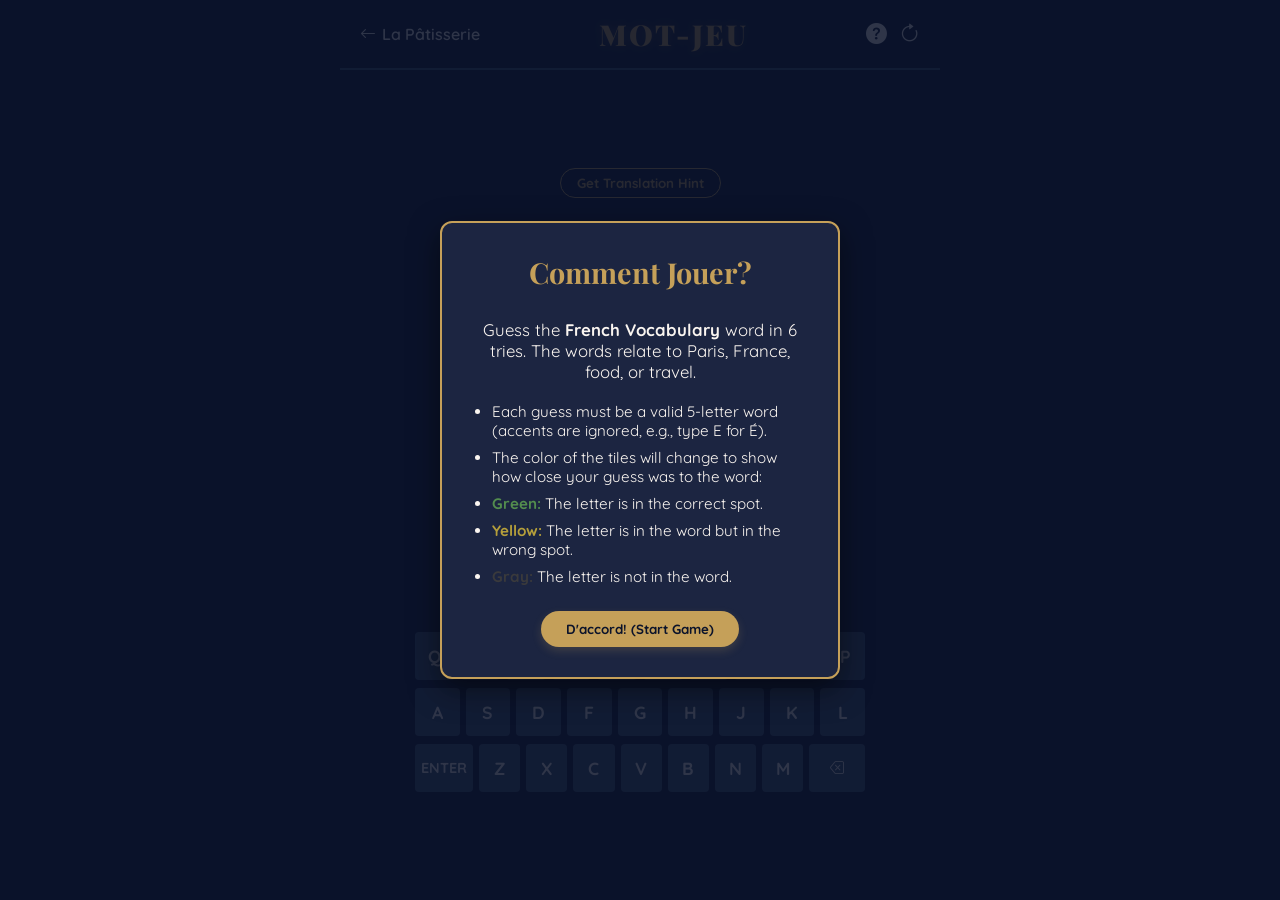
<file: app.html>
<!DOCTYPE html>
<html lang="en">
<head>
    <meta charset="UTF-8">
    <meta http-equiv="X-UA-Compatible" content="IE=edge">
    <meta name="viewport" content="width=device-width, initial-scale=1.0">
    <title>Mot-Jeu | French Vocabulary Wordle</title>
    <!-- Google Fonts -->
    <link href="https://fonts.googleapis.com/css2?family=Playfair+Display:wght@700;900&family=Quicksand:wght@400;600;700&display=swap" rel="stylesheet">
    <!-- Bootstrap Icons for UI elements -->
    <link rel="stylesheet" href="https://cdn.jsdelivr.net/npm/bootstrap-icons@1.11.3/font/bootstrap-icons.min.css">
    
    <style>
        :root {
            --primary-bg: #0b132b;      /* Deep Parisian Midnight */
            --tile-bg: #1c2541;         /* Dark Slate Blue */
            --border-color: #3a506b;    /* Light Slate Blue */
            --accent-gold: #c5a059;     /* Parisian Gold */
            --accent-cream: #faf5f0;    /* Text Light */
            --color-correct: #538d4e;   /* Green */
            --color-present: #b59f3b;   /* Yellow */
            --color-absent: #3a3a3c;    /* Gray */
            --modal-overlay: rgba(11, 19, 43, 0.85);
        }
        body {
            background-color: var(--primary-bg);
            color: var(--accent-cream);
            font-family: 'Quicksand', sans-serif;
            margin: 0;
            padding: 0;
            display: flex;
            flex-direction: column;
            align-items: center;
            min-height: 100vh;
            overflow-x: hidden;
        }
        /* Header Bar */
        header {
            width: 100%;
            max-width: 600px;
            display: flex;
            justify-content: space-between;
            align-items: center;
            padding: 15px 20px;
            border-bottom: 2px solid var(--border-color);
            box-sizing: border-box;
        }
        .btn-back {
            color: var(--accent-cream);
            text-decoration: none;
            font-weight: 600;
            display: flex;
            align-items: center;
            gap: 6px;
            transition: color 0.3s;
        }
        .btn-back:hover {
            color: var(--accent-gold);
        }
        .logo-title {
            font-family: 'Playfair Display', serif;
            font-size: 1.8rem;
            font-weight: 900;
            color: var(--accent-gold);
            margin: 0;
            letter-spacing: 2px;
            text-shadow: 0 0 10px rgba(197, 160, 89, 0.3);
        }
        .header-actions {
            display: flex;
            gap: 12px;
        }
        .icon-btn {
            background: none;
            border: none;
            color: var(--accent-cream);
            font-size: 1.3rem;
            cursor: pointer;
            transition: color 0.3s, transform 0.2s;
            padding: 0;
        }
        .icon-btn:hover {
            color: var(--accent-gold);
            transform: scale(1.1);
        }
        /* Main Game Area */
        .game-area {
            flex: 1;
            display: flex;
            flex-direction: column;
            justify-content: center;
            align-items: center;
            gap: 15px;
            width: 100%;
            max-width: 500px;
            padding: 15px;
            box-sizing: border-box;
        }
        /* Hints and Stats Bar */
        .hint-bar {
            text-align: center;
            min-height: 40px;
            width: 100%;
        }
        .btn-clue {
            background-color: transparent;
            border: 1px solid var(--accent-gold);
            color: var(--accent-gold);
            border-radius: 20px;
            padding: 6px 16px;
            font-family: 'Quicksand', sans-serif;
            font-weight: 700;
            cursor: pointer;
            transition: all 0.3s ease;
        }
        .btn-clue:hover {
            background-color: var(--accent-gold);
            color: var(--primary-bg);
            box-shadow: 0 0 10px rgba(197, 160, 89, 0.4);
        }
        .clue-box {
            background-color: var(--tile-bg);
            border: 1px solid var(--border-color);
            border-radius: 8px;
            padding: 10px 15px;
            margin-top: 8px;
            font-size: 0.95rem;
            animation: fadeIn 0.4s ease;
            display: none;
        }
        /* Wordle Grid */
        .grid {
            display: grid;
            grid-template-rows: repeat(6, 1fr);
            gap: 6px;
            width: 100%;
            max-width: 320px;
            aspect-ratio: 5 / 6;
        }
        .row {
            display: grid;
            grid-template-columns: repeat(5, 1fr);
            gap: 6px;
        }
        .tile {
            width: 100%;
            aspect-ratio: 1;
            border: 2px solid var(--border-color);
            border-radius: 4px;
            display: flex;
            align-items: center;
            justify-content: center;
            font-size: 1.8rem;
            font-weight: 700;
            text-transform: uppercase;
            user-select: none;
            background-color: var(--tile-bg);
            box-sizing: border-box;
            transition: transform 0.1s;
        }
        /* Pop animation when character typed */
        .tile.pop {
            transform: scale(1.15);
            border-color: var(--accent-cream);
        }
        /* Flip animation when row evaluated */
        .tile.flip {
            animation: flipTile 0.5s ease forwards;
        }
        /* Shake animation when error occurs */
        .row.shake {
            animation: shakeRow 0.5s ease;
        }
        /* Bounce animation when won */
        .tile.bounce {
            animation: bounceTile 0.5s ease;
        }
        /* Tile Evaluated States */
        .tile.correct {
            background-color: var(--color-correct) !important;
            border-color: var(--color-correct) !important;
            color: white;
        }
        .tile.present {
            background-color: var(--color-present) !important;
            border-color: var(--color-present) !important;
            color: white;
        }
        .tile.absent {
            background-color: var(--color-absent) !important;
            border-color: var(--color-absent) !important;
            color: #888;
        }
        /* Virtual Keyboard */
        .keyboard {
            width: 100%;
            max-width: 480px;
            display: flex;
            flex-direction: column;
            gap: 8px;
            padding: 10px;
            box-sizing: border-box;
        }
        .kbd-row {
            display: flex;
            justify-content: center;
            gap: 6px;
            width: 100%;
        }
        .kbd-key {
            background-color: var(--border-color);
            color: var(--accent-cream);
            border: none;
            border-radius: 4px;
            font-family: 'Quicksand', sans-serif;
            font-weight: 700;
            font-size: 1.1rem;
            height: 48px;
            flex: 1;
            display: flex;
            align-items: center;
            justify-content: center;
            cursor: pointer;
            user-select: none;
            transition: background-color 0.2s, transform 0.1s;
        }
        .kbd-key:hover {
            background-color: #4f6d7a;
        }
        .kbd-key:active {
            transform: scale(0.95);
        }
        .kbd-key.wide {
            flex: 1.5;
            font-size: 0.9rem;
        }
        /* Keyboard Evaluated States */
        .kbd-key.correct {
            background-color: var(--color-correct) !important;
            color: white;
        }
        .kbd-key.present {
            background-color: var(--color-present) !important;
            color: white;
        }
        .kbd-key.absent {
            background-color: var(--color-absent) !important;
            opacity: 0.4;
        }
        /* Modal Panels */
        .modal-overlay {
            position: fixed;
            top: 0;
            left: 0;
            width: 100vw;
            height: 100vh;
            background-color: var(--modal-overlay);
            z-index: 100;
            display: flex;
            align-items: center;
            justify-content: center;
            opacity: 0;
            pointer-events: none;
            transition: opacity 0.3s ease;
        }
        .modal-overlay.active {
            opacity: 1;
            pointer-events: auto;
        }
        .modal-content {
            background-color: var(--tile-bg);
            border: 2px solid var(--accent-gold);
            border-radius: 12px;
            width: 90%;
            max-width: 400px;
            padding: 30px;
            box-sizing: border-box;
            box-shadow: 0 10px 30px rgba(0,0,0,0.5);
            text-align: center;
            transform: translateY(20px);
            transition: transform 0.3s ease;
        }
        .modal-overlay.active .modal-content {
            transform: translateY(0);
        }
        .modal-content h3 {
            font-family: 'Playfair Display', serif;
            color: var(--accent-gold);
            margin-top: 0;
            font-size: 1.8rem;
        }
        .modal-content p {
            margin-bottom: 20px;
            font-size: 1.05rem;
        }
        .btn-modal {
            background-color: var(--accent-gold);
            color: var(--primary-bg);
            border: none;
            border-radius: 25px;
            padding: 10px 25px;
            font-family: 'Quicksand', sans-serif;
            font-weight: 700;
            cursor: pointer;
            transition: all 0.3s ease;
            box-shadow: 0 4px 10px rgba(197, 160, 89, 0.2);
        }
        .btn-modal:hover {
            box-shadow: 0 4px 15px rgba(197, 160, 89, 0.5);
            transform: scale(1.05);
        }
        /* Success & Definition Box styling */
        .def-box {
            background-color: rgba(197, 160, 89, 0.1);
            border: 1px solid var(--accent-gold);
            border-radius: 8px;
            padding: 15px;
            margin: 20px 0;
            text-align: left;
        }
        .def-box h4 {
            color: var(--accent-gold);
            margin: 0 0 5px 0;
            font-family: 'Playfair Display', serif;
            font-size: 1.2rem;
            text-transform: uppercase;
        }
        .def-box p {
            margin: 0;
            font-size: 0.95rem;
            color: #ccc;
        }
        /* Unordered lists in how-to modal */
        .rules-list {
            text-align: left;
            padding-left: 20px;
            font-size: 0.95rem;
            margin-bottom: 25px;
        }
        .rules-list li {
            margin-bottom: 8px;
        }
        /* Confetti canvas */
        #confetti-canvas {
            position: fixed;
            top: 0;
            left: 0;
            width: 100%;
            height: 100%;
            pointer-events: none;
            z-index: 1000;
        }
        /* Animations */
        @keyframes fadeIn {
            from { opacity: 0; transform: translateY(-10px); }
            to { opacity: 1; transform: translateY(0); }
        }
        @keyframes flipTile {
            0% { transform: rotateX(0deg); background-color: var(--tile-bg); }
            45% { transform: rotateX(90deg); background-color: var(--tile-bg); }
            55% { transform: rotateX(90deg); }
            100% { transform: rotateX(0deg); }
        }
        @keyframes shakeRow {
            0%, 100% { transform: translateX(0); }
            20%, 60% { transform: translateX(-8px); }
            40%, 80% { transform: translateX(8px); }
        }
        @keyframes bounceTile {
            0%, 100% { transform: translateY(0); }
            30% { transform: translateY(-12px); }
            60% { transform: translateY(6px); }
        }
        /* Responsiveness adjustments */
        @media (max-height: 700px) {
            .logo-title { font-size: 1.5rem; }
            .tile { font-size: 1.5rem; }
            .kbd-key { height: 40px; font-size: 0.95rem; }
            .game-area { gap: 10px; }
        }
    </style>
</head>
<body>
    <canvas id="confetti-canvas"></canvas>
    <!-- Header navigation -->
    <header>
        <a href="./scratch.html" class="btn-back">
            <i class="bi bi-arrow-left"></i> La Pâtisserie
        </a>
        <h1 class="logo-title">MOT-JEU</h1>
        <div class="header-actions">
            <button class="icon-btn" id="btn-help" title="How to Play"><i class="bi bi-question-circle-fill"></i></button>
            <button class="icon-btn" id="btn-reload" title="New Game"><i class="bi bi-arrow-clockwise"></i></button>
        </div>
    </header>
    <!-- Game Content Area -->
    <div class="game-area">
        <!-- Hint section -->
        <div class="hint-bar">
            <button class="btn-clue" id="btn-get-clue">Get Translation Hint</button>
            <div class="clue-box" id="clue-display">Click the button above to reveal a hint.</div>
        </div>
        <!-- 6x5 Wordle Grid -->
        <div class="grid" id="board-grid">
            <!-- Programmatically generated rows -->
        </div>
        <!-- Virtual Keyboard -->
        <div class="keyboard">
            <div class="kbd-row">
                <button class="kbd-key" data-key="Q">Q</button>
                <button class="kbd-key" data-key="W">W</button>
                <button class="kbd-key" data-key="E">E</button>
                <button class="kbd-key" data-key="R">R</button>
                <button class="kbd-key" data-key="T">T</button>
                <button class="kbd-key" data-key="Y">Y</button>
                <button class="kbd-key" data-key="U">U</button>
                <button class="kbd-key" data-key="I">I</button>
                <button class="kbd-key" data-key="O">O</button>
                <button class="kbd-key" data-key="P">P</button>
            </div>
            <div class="kbd-row">
                <button class="kbd-key" data-key="A">A</button>
                <button class="kbd-key" data-key="S">S</button>
                <button class="kbd-key" data-key="D">D</button>
                <button class="kbd-key" data-key="F">F</button>
                <button class="kbd-key" data-key="G">G</button>
                <button class="kbd-key" data-key="H">H</button>
                <button class="kbd-key" data-key="J">J</button>
                <button class="kbd-key" data-key="K">K</button>
                <button class="kbd-key" data-key="L">L</button>
            </div>
            <div class="kbd-row">
                <button class="kbd-key wide" data-key="ENTER">ENTER</button>
                <button class="kbd-key" data-key="Z">Z</button>
                <button class="kbd-key" data-key="X">X</button>
                <button class="kbd-key" data-key="C">C</button>
                <button class="kbd-key" data-key="V">V</button>
                <button class="kbd-key" data-key="B">B</button>
                <button class="kbd-key" data-key="N">N</button>
                <button class="kbd-key" data-key="M">M</button>
                <button class="kbd-key wide" data-key="BACK"><i class="bi bi-backspace"></i></button>
            </div>
        </div>
    </div>
    <!-- How to Play Modal -->
    <div class="modal-overlay" id="help-modal">
        <div class="modal-content">
            <h3>Comment Jouer?</h3>
            <p>Guess the <strong>French Vocabulary</strong> word in 6 tries. The words relate to Paris, France, food, or travel.</p>
            <ul class="rules-list">
                <li>Each guess must be a valid 5-letter word (accents are ignored, e.g., type E for É).</li>
                <li>The color of the tiles will change to show how close your guess was to the word:</li>
                <li><strong style="color: var(--color-correct);">Green:</strong> The letter is in the correct spot.</li>
                <li><strong style="color: var(--color-present);">Yellow:</strong> The letter is in the word but in the wrong spot.</li>
                <li><strong style="color: var(--color-absent);">Gray:</strong> The letter is not in the word.</li>
            </ul>
            <button class="btn-modal" id="btn-close-help">D'accord! (Start Game)</button>
        </div>
    </div>
    <!-- Game Over Modal -->
    <div class="modal-overlay" id="game-over-modal">
        <div class="modal-content">
            <h3 id="game-status-title">Magnifique!</h3>
            <p id="game-status-subtitle">You solved the puzzle!</p>
            
            <div class="def-box">
                <h4 id="target-word-display">SEINE</h4>
                <p id="target-clue-display">The river that flows through the heart of Paris, dividing the Left and Right banks.</p>
            </div>
            <button class="btn-modal" id="btn-play-again">Jouer à Nouveau</button>
        </div>
    </div>
    <!-- Game Logic Script -->
    <script>
        // Dictionary of 5-letter French words with English translation/clue
        const WORD_DICTIONARY = [
            { word: "PARIS", clue: "The capital city of France, known as the 'City of Light'." },
            { word: "METRO", clue: "The rapid transit system serving Paris, known for its iconic Art Nouveau entrances." },
            { word: "SEINE", clue: "The historic river that flows through the heart of Paris, dividing the Left and Right banks." },
            { word: "FLEUR", clue: "French word for 'flower'. Often seen in the beautiful Luxembourg Gardens." },
            { word: "AMOUR", clue: "French word for 'love'. Paris is famously celebrated as the City of Love." },
            { word: "CAFES", clue: "Sidewalk establishments where Parisians meet to relax, chat, and watch the city pass by." },
            { word: "MUSEE", clue: "French word for 'museum', like the world-famous Louvre or Musée d'Orsay." },
            { word: "OPERA", clue: "A grand performance house, like the historic Palais Garnier in the heart of Paris." },
            { word: "CREPE", clue: "A very thin pancake, a traditional French delicacy served sweet or savory." },
            { word: "HOTEL", clue: "French word for 'hotel', as in 'Hôtel de Ville' (City Hall) or luxury accommodations." },
            { word: "TOURS", clue: "French word for 'towers', like the iconic towers of the Notre-Dame Cathedral." },
            { word: "PONTS", clue: "French word for 'bridges', such as Pont Neuf or Pont Alexandre III." },
            { word: "LOIRE", clue: "The longest river in France, famous for its majestic castles and royal valleys." },
            { word: "CHEFS", clue: "French word for culinary masters or heads of kitchens in gourmet restaurants." },
            { word: "FRITE", clue: "French word for a fry; Belgian and French cuisines famously serve 'steaks-frites'." },
            { word: "SOUPE", clue: "French word for 'soup', such as the classic French Onion Soup served with Gruyère." },
            { word: "VIGNE", clue: "French word for 'vine' or 'vineyard', representing the ancient French wine heritage." },
            { word: "ROUGE", clue: "French word for 'red', as in the world-famous Moulin Rouge cabaret." },
            { word: "BLANC", clue: "French word for 'white', as in Mont Blanc, the highest peak in the French Alps." },
            { word: "BLEUS", clue: "French word for 'blues', and the affectionate nickname of the French national sports teams." },
            { word: "PLAZA", clue: "French word for a public square or grand open courtyard, often near historic monuments." },
            { word: "ROYAL", clue: "French word for 'royal', reflecting the heritage of French palaces like Versailles." },
            { word: "VIEUX", clue: "French word for 'old', denoting historic structures or neighborhoods (e.g. Vieux Paris)." },
            { word: "PORTE", clue: "French word for 'door' or 'gate', representing historical entrance gates into Paris." },
            { word: "GARES", clue: "French word for 'railway stations', like Gare du Nord or Gare de Lyon." },
            { word: "GUIDE", clue: "French word for a handbook or a guide who leads historical walking tours." },
            { word: "MONDE", clue: "French word for 'world', and the name of France's leading daily newspaper (Le Monde)." },
            { word: "HEURE", clue: "French word for 'hour' or 'time', essential in expressions of French daily schedules." }
        ];
        // Game Configuration
        const MAX_GUESSES = 6;
        const WORD_LENGTH = 5;
        let selectedWordObj = null;
        let solutionWord = "";
        let currentGuess = "";
        let guesses = [];
        let gameOver = false;
        // Audio synthesizer Context
        let audioCtx = null;
        // Confetti particles array
        let confettiParticles = [];
        let animationFrameId = null;
        // DOM elements
        const gridElement = document.getElementById("board-grid");
        const kbdKeys = document.querySelectorAll(".kbd-key");
        const btnClue = document.getElementById("btn-get-clue");
        const clueDisplay = document.getElementById("clue-display");
        const helpModal = document.getElementById("help-modal");
        const gameOverModal = document.getElementById("game-over-modal");
        const btnCloseHelp = document.getElementById("btn-close-help");
        const btnHelp = document.getElementById("btn-help");
        const btnReload = document.getElementById("btn-reload");
        const btnPlayAgain = document.getElementById("btn-play-again");
        const targetWordDisplay = document.getElementById("target-word-display");
        const targetClueDisplay = document.getElementById("target-clue-display");
        const gameStatusTitle = document.getElementById("game-status-title");
        const gameStatusSubtitle = document.getElementById("game-status-subtitle");
        const canvas = document.getElementById("confetti-canvas");
        const ctx = canvas.getContext("2d");
        // Synthesize Sound Effects
        function playSound(type) {
            try {
                if (!audioCtx) audioCtx = new (window.AudioContext || window.webkitAudioContext)();
                if (audioCtx.state === 'suspended') audioCtx.resume();
                
                const osc = audioCtx.createOscillator();
                const gain = audioCtx.createGain();
                osc.connect(gain);
                gain.connect(audioCtx.destination);
                
                if (type === 'type') {
                    osc.type = 'sine';
                    osc.frequency.setValueAtTime(450, audioCtx.currentTime);
                    gain.gain.setValueAtTime(0.04, audioCtx.currentTime);
                    gain.gain.exponentialRampToValueAtTime(0.005, audioCtx.currentTime + 0.05);
                    osc.start();
                    osc.stop(audioCtx.currentTime + 0.05);
                } else if (type === 'error') {
                    osc.type = 'triangle';
                    osc.frequency.setValueAtTime(120, audioCtx.currentTime);
                    gain.gain.setValueAtTime(0.12, audioCtx.currentTime);
                    gain.gain.exponentialRampToValueAtTime(0.01, audioCtx.currentTime + 0.2);
                    osc.start();
                    osc.stop(audioCtx.currentTime + 0.2);
                } else if (type === 'success') {
                    const chimes = [261.63, 329.63, 392.00, 523.25];
                    chimes.forEach((freq, idx) => {
                        const o = audioCtx.createOscillator();
                        const g = audioCtx.createGain();
                        o.connect(g);
                        g.connect(audioCtx.destination);
                        o.type = 'sine';
                        o.frequency.setValueAtTime(freq, audioCtx.currentTime + idx * 0.08);
                        g.gain.setValueAtTime(0.04, audioCtx.currentTime + idx * 0.08);
                        g.gain.exponentialRampToValueAtTime(0.001, audioCtx.currentTime + idx * 0.08 + 0.35);
                        o.start(audioCtx.currentTime + idx * 0.08);
                        o.stop(audioCtx.currentTime + idx * 0.08 + 0.35);
                    });
                } else if (type === 'fail') {
                    osc.type = 'sawtooth';
                    osc.frequency.setValueAtTime(220, audioCtx.currentTime);
                    osc.frequency.linearRampToValueAtTime(90, audioCtx.currentTime + 0.45);
                    gain.gain.setValueAtTime(0.08, audioCtx.currentTime);
                    gain.gain.exponentialRampToValueAtTime(0.002, audioCtx.currentTime + 0.45);
                    osc.start();
                    osc.stop(audioCtx.currentTime + 0.45);
                }
            } catch (e) {
                console.log("Audio synthesis failed to initialize.", e);
            }
        }
        // Initialize grid HTML
        function buildGrid() {
            gridElement.innerHTML = "";
            for (let i = 0; i < MAX_GUESSES; i++) {
                const row = document.createElement("div");
                row.className = "row";
                row.id = `row-${i}`;
                for (let j = 0; j < WORD_LENGTH; j++) {
                    const tile = document.createElement("div");
                    tile.className = "tile";
                    tile.id = `tile-${i}-${j}`;
                    row.appendChild(tile);
                }
                gridElement.appendChild(row);
            }
        }
        // Setup Game
        function initGame() {
            // Select random word
            selectedWordObj = WORD_DICTIONARY[Math.floor(Math.random() * WORD_DICTIONARY.length)];
            solutionWord = selectedWordObj.word.toUpperCase();
            currentGuess = "";
            guesses = [];
            gameOver = false;
            clueDisplay.style.display = "none";
            clueDisplay.innerText = "Click the button above to reveal a hint.";
            
            // Clean grid
            buildGrid();
            // Reset virtual keyboard colors
            kbdKeys.forEach(key => {
                key.className = "kbd-key";
                if (key.dataset.key === "ENTER" || key.dataset.key === "BACK") {
                    key.classList.add("wide");
                }
            });
            // Close modals
            gameOverModal.classList.remove("active");
            stopConfetti();
        }
        // Handle letter insertion
        function addLetter(letter) {
            if (gameOver) return;
            if (currentGuess.length < WORD_LENGTH) {
                playSound('type');
                currentGuess += letter.toUpperCase();
                updateGridVisuals();
            }
        }
        // Handle letter deletion
        function removeLetter() {
            if (gameOver) return;
            if (currentGuess.length > 0) {
                playSound('type');
                currentGuess = currentGuess.slice(0, -1);
                updateGridVisuals();
            }
        }
        // Update the visual contents of the current active row
        function updateGridVisuals() {
            const rowIndex = guesses.length;
            for (let i = 0; i < WORD_LENGTH; i++) {
                const tile = document.getElementById(`tile-${rowIndex}-${i}`);
                if (i < currentGuess.length) {
                    tile.innerText = currentGuess[i];
                    if (!tile.classList.contains("pop")) {
                        tile.classList.add("pop");
                    }
                } else {
                    tile.innerText = "";
                    tile.classList.remove("pop");
                }
            }
        }
        // Evaluate guess
        function submitGuess() {
            if (gameOver) return;
            
            const rowIndex = guesses.length;
            const currentRow = document.getElementById(`row-${rowIndex}`);
            if (currentGuess.length !== WORD_LENGTH) {
                // Shake row for feedback
                playSound('error');
                currentRow.classList.add("shake");
                setTimeout(() => {
                    currentRow.classList.remove("shake");
                }, 500);
                return;
            }
            // Word is complete, register and check
            guesses.push(currentGuess);
            const guessWord = currentGuess;
            currentGuess = ""; // clear buffer for next guess
            // Evaluate letter matches
            const solutionLetters = solutionWord.split("");
            const guessLetters = guessWord.split("");
            const matches = Array(WORD_LENGTH).fill("absent"); // defaults
            // Pass 1: Mark correct ones
            for (let i = 0; i < WORD_LENGTH; i++) {
                if (guessLetters[i] === solutionLetters[i]) {
                    matches[i] = "correct";
                    solutionLetters[i] = null; // consume
                    guessLetters[i] = null; // consume
                }
            }
            // Pass 2: Mark present ones (yellow)
            for (let i = 0; i < WORD_LENGTH; i++) {
                if (guessLetters[i] === null) continue;
                const idx = solutionLetters.indexOf(guessLetters[i]);
                if (idx !== -1) {
                    matches[i] = "present";
                    solutionLetters[idx] = null; // consume
                }
            }
            // Animate tile evaluations sequentially
            for (let i = 0; i < WORD_LENGTH; i++) {
                const tile = document.getElementById(`tile-${rowIndex}-${i}`);
                
                setTimeout(() => {
                    tile.classList.add("flip");
                    
                    // Update colors half-way through the flip
                    setTimeout(() => {
                        tile.classList.add(matches[i]);
                        tile.classList.remove("pop");
                        
                        // Update keyboard letters
                        updateKeyboardKey(guessWord[i], matches[i]);
                    }, 250);
                }, i * 150);
            }
            // Check final win/loss state after all tile flips complete
            setTimeout(() => {
                if (guessWord === solutionWord) {
                    // Win state
                    gameOver = true;
                    playSound('success');
                    
                    // Bounce correct row tiles
                    for (let i = 0; i < WORD_LENGTH; i++) {
                        const tile = document.getElementById(`tile-${rowIndex}-${i}`);
                        setTimeout(() => tile.classList.add("bounce"), i * 100);
                    }
                    setTimeout(() => {
                        triggerWinScreen();
                    }, 1000);
                } else if (guesses.length === MAX_GUESSES) {
                    // Loss state
                    gameOver = true;
                    playSound('fail');
                    setTimeout(() => {
                        triggerLossScreen();
                    }, 1000);
                }
            }, WORD_LENGTH * 150 + 250);
        }
        // Update the virtual keyboard key color mapping
        function updateKeyboardKey(letter, status) {
            const keyButton = document.querySelector(`.kbd-key[data-key="${letter}"]`);
            if (!keyButton) return;
            if (status === "correct") {
                keyButton.className = "kbd-key correct";
            } else if (status === "present" && !keyButton.classList.contains("correct")) {
                keyButton.className = "kbd-key present";
            } else if (status === "absent" && !keyButton.classList.contains("correct") && !keyButton.classList.contains("present")) {
                keyButton.className = "kbd-key absent";
            }
        }
        // Set up win results modal
        function triggerWinScreen() {
            gameStatusTitle.innerText = "Magnifique! 🥖";
            gameStatusTitle.style.color = "var(--color-correct)";
            gameStatusSubtitle.innerText = `You solved it in ${guesses.length} ${guesses.length === 1 ? 'try' : 'tries'}!`;
            targetWordDisplay.innerText = solutionWord;
            targetClueDisplay.innerText = selectedWordObj.clue;
            
            gameOverModal.classList.add("active");
            startConfetti();
        }
        // Set up loss results modal
        function triggerLossScreen() {
            gameStatusTitle.innerText = "Désolé! 🇫🇷";
            gameStatusTitle.style.color = "var(--color-present)";
            gameStatusSubtitle.innerText = "Better luck next time. The secret word was:";
            targetWordDisplay.innerText = solutionWord;
            targetClueDisplay.innerText = selectedWordObj.clue;
            
            gameOverModal.classList.add("active");
        }
        // Event listener mapping
        function handleInput(key) {
            if (gameOver) return;
            if (key === "ENTER") {
                submitGuess();
            } else if (key === "BACK" || key === "BACKSPACE") {
                removeLetter();
            } else if (/^[a-zA-Z]$/.test(key)) {
                addLetter(key);
            }
        }
        // Screen Resize for Confetti
        function resizeCanvas() {
            canvas.width = window.innerWidth;
            canvas.height = window.innerHeight;
        }
        // Confetti effect mechanics
        function startConfetti() {
            resizeCanvas();
            window.addEventListener("resize", resizeCanvas);
            confettiParticles = [];
            for (let i = 0; i < 120; i++) {
                confettiParticles.push({
                    x: Math.random() * canvas.width,
                    y: Math.random() * canvas.height - canvas.height,
                    r: Math.random() * 6 + 4,
                    d: Math.random() * canvas.height,
                    color: `hsl(${Math.random() * 360}, 80%, 60%)`,
                    tilt: Math.random() * 10 - 5,
                    tiltAngleIncremental: Math.random() * 0.07 + 0.02,
                    tiltAngle: 0
                });
            }
            animateConfetti();
        }
        function animateConfetti() {
            ctx.clearRect(0, 0, canvas.width, canvas.height);
            let finished = true;
            confettiParticles.forEach((p, idx) => {
                p.tiltAngle += p.tiltAngleIncremental;
                p.y += (Math.cos(p.d) + 3 + p.r / 2) / 2;
                p.x += Math.sin(p.tiltAngle);
                p.tilt = Math.sin(p.tiltAngle - idx/3) * 15;
                if (p.y < canvas.height) {
                    finished = false;
                }
                ctx.beginPath();
                ctx.lineWidth = p.r;
                ctx.strokeStyle = p.color;
                ctx.moveTo(p.x + p.tilt + p.r / 2, p.y);
                ctx.lineTo(p.x + p.tilt, p.y + p.tilt + p.r / 2);
                ctx.stroke();
            });
            // Loop or reset particles
            confettiParticles.forEach(p => {
                if (p.y > canvas.height) {
                    p.x = Math.random() * canvas.width;
                    p.y = -20;
                    p.tilt = Math.random() * 10 - 5;
                }
            });
            animationFrameId = requestAnimationFrame(animateConfetti);
        }
        function stopConfetti() {
            if (animationFrameId) {
                cancelAnimationFrame(animationFrameId);
                animationFrameId = null;
            }
            ctx.clearRect(0, 0, canvas.width, canvas.height);
            window.removeEventListener("resize", resizeCanvas);
        }
        // Event Setup
        window.addEventListener("keydown", (e) => {
            handleInput(e.key.toUpperCase());
        });
        kbdKeys.forEach(key => {
            key.addEventListener("click", () => {
                const keyValue = key.dataset.key;
                handleInput(keyValue);
            });
        });
        btnClue.addEventListener("click", () => {
            if (gameOver) return;
            clueDisplay.innerText = `Clue: ${selectedWordObj.clue}`;
            clueDisplay.style.display = "block";
            playSound('type');
        });
        btnReload.addEventListener("click", () => {
            if (confirm("Are you sure you want to start a new game?")) {
                initGame();
            }
        });
        btnPlayAgain.addEventListener("click", initGame);
        // Help Modal toggle
        btnHelp.addEventListener("click", () => {
            helpModal.classList.add("active");
        });
        btnCloseHelp.addEventListener("click", () => {
            helpModal.classList.remove("active");
            // Warm up audio context
            if (!audioCtx) audioCtx = new (window.AudioContext || window.webkitAudioContext)();
        });
        // Auto show instruction modal on first visit
        window.addEventListener("DOMContentLoaded", () => {
            buildGrid();
            initGame();
            setTimeout(() => {
                helpModal.classList.add("active");
            }, 500);
        });
    </script>
</body>
</html>
</file>
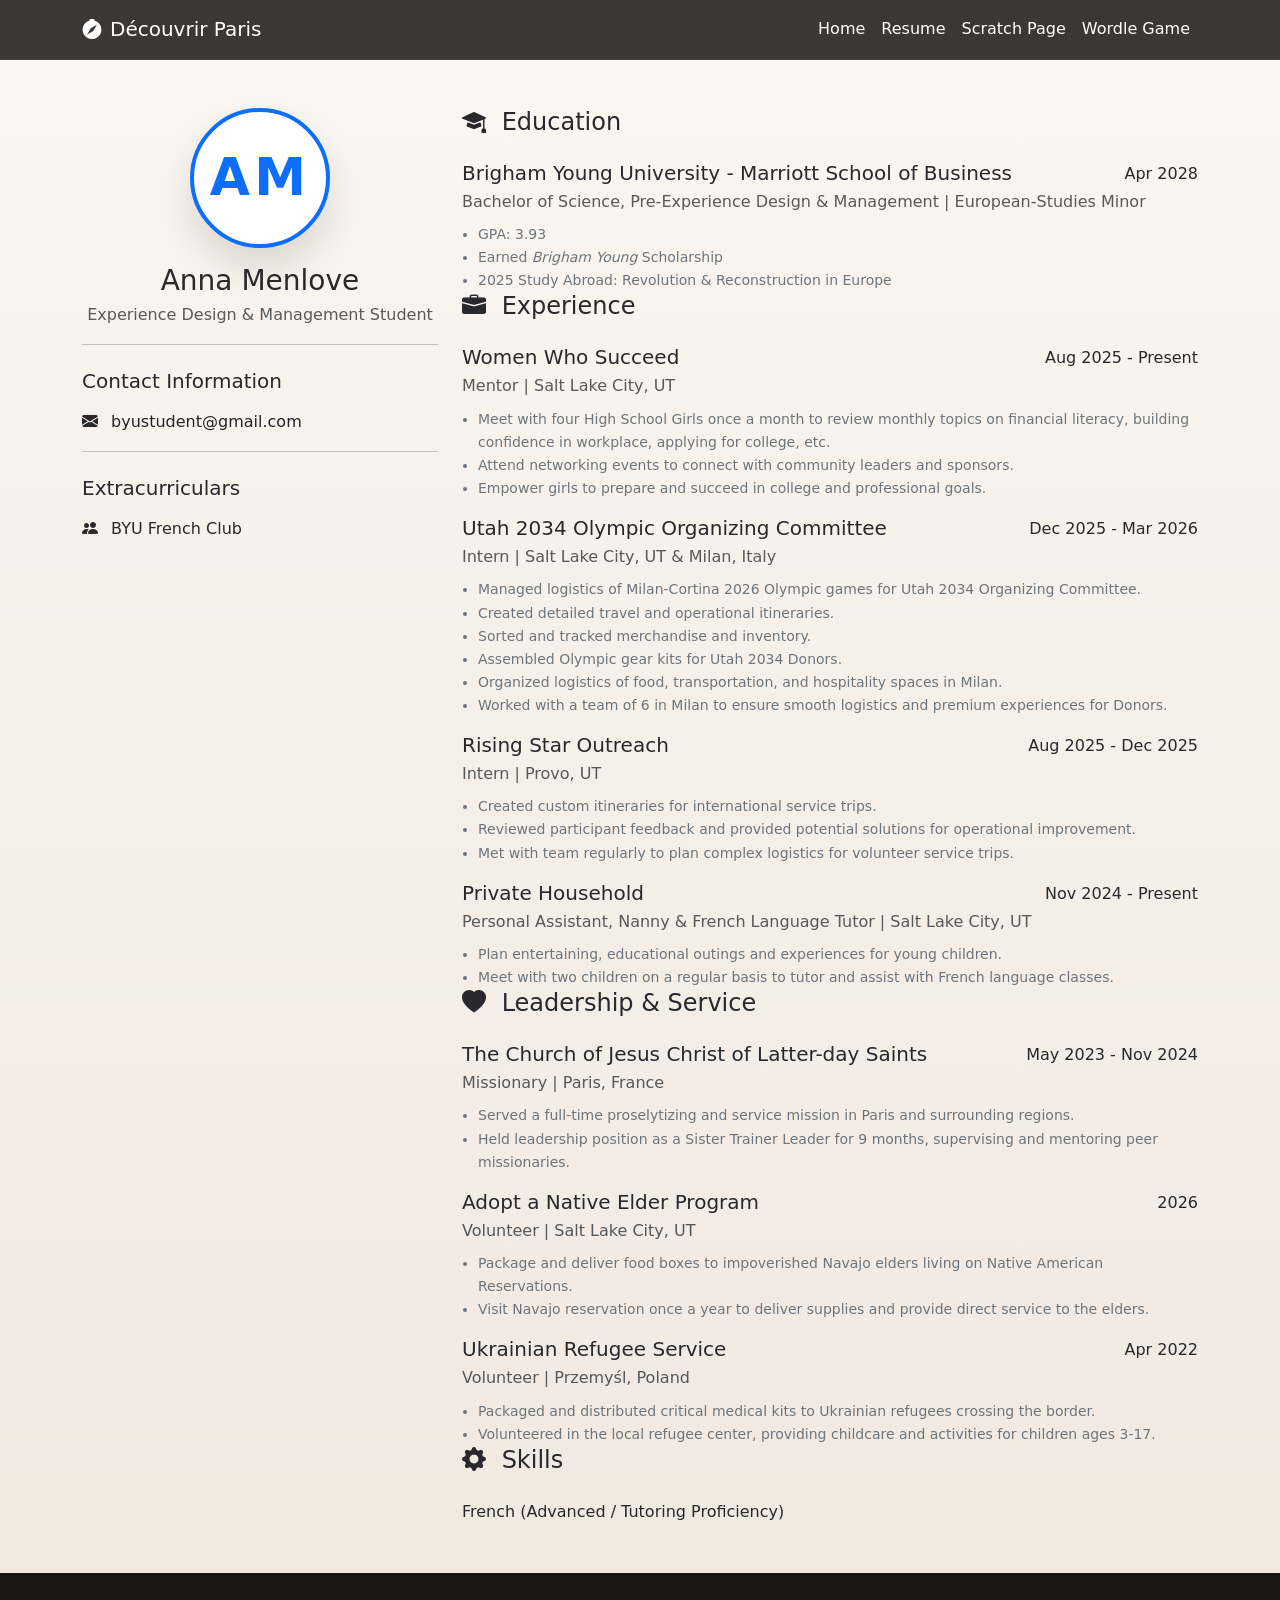
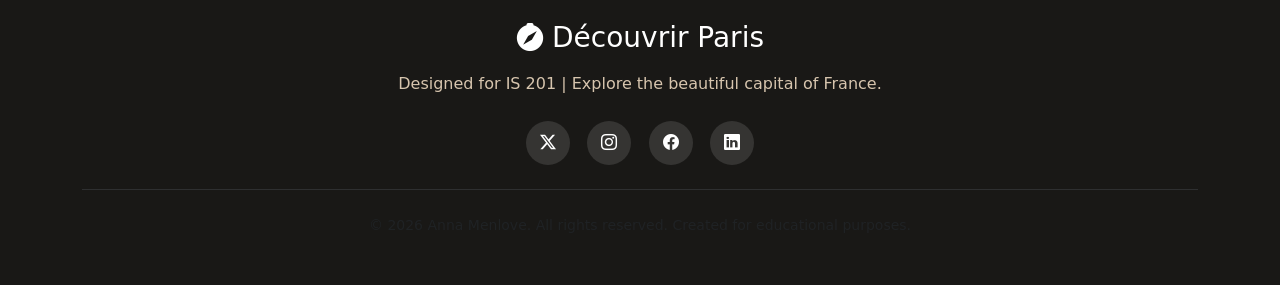
<file: resume.html>
<!DOCTYPE html>
<html lang="en">
<head>
    <meta charset="UTF-8">
    <meta http-equiv="X-UA-Compatible" content="IE=edge">
    <meta name="viewport" content="width=device-width, initial-scale=1.0">
    <title>Resume | Anna Menlove</title>
    <!-- Bootstrap CSS -->
    <link href="https://cdn.jsdelivr.net/npm/bootstrap@5.3.3/dist/css/bootstrap.min.css" rel="stylesheet" integrity="sha384-QWTKZyjpPEjISv5WaRU9OFeRpok6YctnYmDr5pNlyT2bRjXh0JMhjY6hW+ALEwIH" crossorigin="anonymous">
    <!-- Bootstrap Icons -->
    <link rel="stylesheet" href="https://cdn.jsdelivr.net/npm/bootstrap-icons@1.11.3/font/bootstrap-icons.min.css">
    <!-- Custom CSS -->
    <link rel="stylesheet" href="styles/styles.css">
</head>
<body>
    <!-- Navbar -->
    <nav class="navbar navbar-expand-lg custom-navbar sticky-top">
        <div class="container">
            <a class="navbar-brand" href="./index.html">
                <i class="bi bi-compass-fill me-2"></i>Découvrir Paris
            </a>
            <button class="navbar-toggler border-0 text-white" type="button" data-bs-toggle="collapse" data-bs-target="#navbarNav" aria-controls="navbarNav" aria-expanded="false" aria-label="Toggle navigation">
                <span class="navbar-toggler-icon"></span>
            </button>
            <div class="collapse navbar-collapse" id="navbarNav">
                <ul class="navbar-nav ms-auto">
                    <li class="nav-item">
                        <a class="nav-link" href="./index.html">Home</a>
                    </li>
                    <li class="nav-item">
                        <a class="nav-link active" aria-current="page" href="./resume.html">Resume</a>
                    </li>
                    <li class="nav-item">
                        <a class="nav-link" href="./scratch.html">Scratch Page</a>
                    </li>
                    <li class="nav-item">
                        <a class="nav-link" href="./app.html">Wordle Game</a>
                    </li>
                </ul>
            </div>
        </div>
    </nav>
    <!-- Main Container -->
    <main class="container my-5">
        <div class="row">
            <!-- Sidebar: Profile & Contact -->
            <div class="col-lg-4 mb-4">
                <div class="resume-section text-center">
                    <div class="mb-3">
                        <div class="profile-avatar d-inline-flex align-items-center justify-content-center">
                            AM
                        </div>
                    </div>
                    <h3 class="mb-1">Anna Menlove</h3>
                    <p class="text-muted mb-3">Experience Design & Management Student</p>
                    <hr>
                    <div class="text-start mt-4">
                        <h5 class="mb-3">Contact Information</h5>
                        <ul class="list-unstyled">
                            <li class="mb-2"><i class="bi bi-envelope-fill me-2 text-accent" style="color: var(--accent-color);"></i> <a href="mailto:byustudent@gmail.com" class="text-decoration-none text-dark">byustudent@gmail.com</a></li>
                        </ul>
                    </div>
                    <hr>
                    <div class="text-start mt-4">
                        <h5 class="mb-3">Extracurriculars</h5>
                        <ul class="list-unstyled">
                            <li class="mb-2"><i class="bi bi-people-fill me-2 text-accent" style="color: var(--accent-color);"></i> BYU French Club</li>
                        </ul>
                    </div>
                </div>
            </div>
            <!-- Main Resume Content -->
            <div class="col-lg-8">
                <!-- Education -->
                <div class="resume-section">
                    <h4 class="mb-4"><i class="bi bi-mortarboard-fill me-2 text-accent" style="color: var(--accent-color);"></i> Education</h4>
                    
                    <div class="timeline-item mb-0">
                        <div class="d-flex justify-content-between align-items-start flex-wrap">
                            <h5 class="mb-1">Brigham Young University - Marriott School of Business</h5>
                            <span class="timeline-date">Apr 2028</span>
                        </div>
                        <p class="text-muted mb-2">Bachelor of Science, Pre-Experience Design & Management | European-Studies Minor</p>
                        <ul class="small text-secondary ps-3 mb-0">
                            <li>GPA: 3.93</li>
                            <li>Earned <em>Brigham Young</em> Scholarship</li>
                            <li>2025 Study Abroad: Revolution & Reconstruction in Europe</li>
                        </ul>
                    </div>
                </div>
                <!-- Professional Experience -->
                <div class="resume-section">
                    <h4 class="mb-4"><i class="bi bi-briefcase-fill me-2 text-accent" style="color: var(--accent-color);"></i> Experience</h4>
                    
                    <div class="timeline-item">
                        <div class="d-flex justify-content-between align-items-start flex-wrap">
                            <h5 class="mb-1">Women Who Succeed</h5>
                            <span class="timeline-date">Aug 2025 - Present</span>
                        </div>
                        <p class="text-muted mb-2">Mentor | Salt Lake City, UT</p>
                        <ul class="small text-secondary ps-3">
                            <li>Meet with four High School Girls once a month to review monthly topics on financial literacy, building confidence in workplace, applying for college, etc.</li>
                            <li>Attend networking events to connect with community leaders and sponsors.</li>
                            <li>Empower girls to prepare and succeed in college and professional goals.</li>
                        </ul>
                    </div>
                    <div class="timeline-item">
                        <div class="d-flex justify-content-between align-items-start flex-wrap">
                            <h5 class="mb-1">Utah 2034 Olympic Organizing Committee</h5>
                            <span class="timeline-date">Dec 2025 - Mar 2026</span>
                        </div>
                        <p class="text-muted mb-2">Intern | Salt Lake City, UT & Milan, Italy</p>
                        <ul class="small text-secondary ps-3">
                            <li>Managed logistics of Milan-Cortina 2026 Olympic games for Utah 2034 Organizing Committee.</li>
                            <li>Created detailed travel and operational itineraries.</li>
                            <li>Sorted and tracked merchandise and inventory.</li>
                            <li>Assembled Olympic gear kits for Utah 2034 Donors.</li>
                            <li>Organized logistics of food, transportation, and hospitality spaces in Milan.</li>
                            <li>Worked with a team of 6 in Milan to ensure smooth logistics and premium experiences for Donors.</li>
                        </ul>
                    </div>
                    <div class="timeline-item">
                        <div class="d-flex justify-content-between align-items-start flex-wrap">
                            <h5 class="mb-1">Rising Star Outreach</h5>
                            <span class="timeline-date">Aug 2025 - Dec 2025</span>
                        </div>
                        <p class="text-muted mb-2">Intern | Provo, UT</p>
                        <ul class="small text-secondary ps-3">
                            <li>Created custom itineraries for international service trips.</li>
                            <li>Reviewed participant feedback and provided potential solutions for operational improvement.</li>
                            <li>Met with team regularly to plan complex logistics for volunteer service trips.</li>
                        </ul>
                    </div>
                    <div class="timeline-item mb-0">
                        <div class="d-flex justify-content-between align-items-start flex-wrap">
                            <h5 class="mb-1">Private Household</h5>
                            <span class="timeline-date">Nov 2024 - Present</span>
                        </div>
                        <p class="text-muted mb-2">Personal Assistant, Nanny & French Language Tutor | Salt Lake City, UT</p>
                        <ul class="small text-secondary ps-3 mb-0">
                            <li>Plan entertaining, educational outings and experiences for young children.</li>
                            <li>Meet with two children on a regular basis to tutor and assist with French language classes.</li>
                        </ul>
                    </div>
                </div>
                <!-- Leadership & Service -->
                <div class="resume-section">
                    <h4 class="mb-4"><i class="bi bi-heart-fill me-2 text-accent" style="color: var(--accent-color);"></i> Leadership & Service</h4>
                    <div class="timeline-item">
                        <div class="d-flex justify-content-between align-items-start flex-wrap">
                            <h5 class="mb-1">The Church of Jesus Christ of Latter-day Saints</h5>
                            <span class="timeline-date">May 2023 - Nov 2024</span>
                        </div>
                        <p class="text-muted mb-2">Missionary | Paris, France</p>
                        <ul class="small text-secondary ps-3">
                            <li>Served a full-time proselytizing and service mission in Paris and surrounding regions.</li>
                            <li>Held leadership position as a Sister Trainer Leader for 9 months, supervising and mentoring peer missionaries.</li>
                        </ul>
                    </div>
                    <div class="timeline-item">
                        <div class="d-flex justify-content-between align-items-start flex-wrap">
                            <h5 class="mb-1">Adopt a Native Elder Program</h5>
                            <span class="timeline-date">2026</span>
                        </div>
                        <p class="text-muted mb-2">Volunteer | Salt Lake City, UT</p>
                        <ul class="small text-secondary ps-3">
                            <li>Package and deliver food boxes to impoverished Navajo elders living on Native American Reservations.</li>
                            <li>Visit Navajo reservation once a year to deliver supplies and provide direct service to the elders.</li>
                        </ul>
                    </div>
                    <div class="timeline-item mb-0">
                        <div class="d-flex justify-content-between align-items-start flex-wrap">
                            <h5 class="mb-1">Ukrainian Refugee Service</h5>
                            <span class="timeline-date">Apr 2022</span>
                        </div>
                        <p class="text-muted mb-2">Volunteer | Przemyśl, Poland</p>
                        <ul class="small text-secondary ps-3 mb-0">
                            <li>Packaged and distributed critical medical kits to Ukrainian refugees crossing the border.</li>
                            <li>Volunteered in the local refugee center, providing childcare and activities for children ages 3-17.</li>
                        </ul>
                    </div>
                </div>
                <!-- Technical & Language Skills -->
                <div class="resume-section">
                    <h4 class="mb-4"><i class="bi bi-gear-fill me-2 text-accent" style="color: var(--accent-color);"></i> Skills</h4>
                    <div class="d-flex flex-wrap">
                        <span class="badge-skill">French (Advanced / Tutoring Proficiency)</span>
                    </div>
                </div>
            </div>
        </div>
    </main>
    <!-- Footer -->
    <footer class="custom-footer">
        <div class="container text-center">
            <h3 class="footer-logo mb-3"><i class="bi bi-compass-fill me-2"></i>Découvrir Paris</h3>
            <p class="mb-4">Designed for IS 201 | Explore the beautiful capital of France.</p>
            <div class="social-icons mb-4">
                <a href="https://twitter.com/Paris" target="_blank" aria-label="Twitter"><i class="bi bi-twitter-x"></i></a>
                <a href="https://www.instagram.com/paris_tourisme/" target="_blank" aria-label="Instagram"><i class="bi bi-instagram"></i></a>
                <a href="https://www.facebook.com/ParisJeTaime/" target="_blank" aria-label="Facebook"><i class="bi bi-facebook"></i></a>
                <a href="https://www.linkedin.com/company/paris-je-t-aime-office-de-tourisme/" target="_blank" aria-label="LinkedIn"><i class="bi bi-linkedin"></i></a>
            </div>
            <hr class="border-secondary my-4">
            <p class="small text-muted mb-0">&copy; 2026 Anna Menlove. All rights reserved. Created for educational purposes.</p>
        </div>
    </footer>
    <!-- Bootstrap Bundle JS -->
    <script src="https://cdn.jsdelivr.net/npm/bootstrap@5.3.3/dist/js/bootstrap.bundle.min.js" integrity="sha384-YvpcrYf0tY3lHB60NNkmXc5s9fDVZLESaAA55NDzOxhy9GkcIdslK1eN7N6jIeHz" crossorigin="anonymous"></script>
</body>
</html>
</file>
<file: styles/styles.css>
:root {
    --page-bg: #f7f4f0;
    --surface: rgba(255, 255, 255, 0.92);
    --surface-strong: #ffffff;
    --primary: #af6f50;
    --primary-dark: #7d4a2f;
    --secondary: #28282d;
    --muted: #6b696f;
    --border: rgba(128, 105, 88, 0.18);
    --shadow: 0 24px 70px rgba(37, 30, 25, 0.1);
}

* {
    box-sizing: border-box;
}

html, body {
    margin: 0;
    padding: 0;
    min-height: 100%;
}

body {
    font-family: Inter, system-ui, -apple-system, BlinkMacSystemFont, "Segoe UI", sans-serif;
    background: linear-gradient(180deg, #faf6f1 0%, #f0e6dd 100%);
    color: var(--secondary);
    line-height: 1.65;
}

img {
    max-width: 100%;
    display: block;
}

a {
    color: inherit;
    text-decoration: none;
}

a:hover {
    text-decoration: none;
    color: var(--primary-dark);
}

.custom-navbar {
    background: rgba(26, 24, 22, 0.86);
    backdrop-filter: blur(16px);
    border-bottom: 1px solid rgba(255, 255, 255, 0.08);
}

.custom-navbar .navbar-brand,
.custom-navbar .nav-link {
    color: #ffffff !important;
}

.custom-navbar .nav-link.active,
.custom-navbar .nav-link:hover {
    color: #ffffff !important;
}

.custom-navbar .navbar-toggler {
    border-color: rgba(255, 255, 255, 0.22);
}

.custom-navbar .navbar-toggler-icon {
    filter: invert(1);
}

.hero-section {
    position: relative;
    min-height: 82vh;
    background-size: cover;
    background-position: center;
    display: flex;
    align-items: center;
}

.hero-overlay {
    position: absolute;
    inset: 0;
    background: rgba(18, 14, 12, 0.42);
}

.hero-content {
    position: relative;
    z-index: 1;
    padding: 120px 0 120px;
}

.hero-title {
    font-size: clamp(3rem, 5vw, 5rem);
    font-weight: 800;
    letter-spacing: -0.05em;
    margin-bottom: 1rem;
}

.hero-subtitle {
    font-size: clamp(1.1rem, 1.2vw, 1.5rem);
    max-width: 640px;
    margin-bottom: 1.75rem;
    color: rgba(255, 255, 255, 0.9);
}

.btn-gold {
    background: linear-gradient(135deg, #f8c871 0%, #d9984a 100%);
    color: #fff;
    border: none;
    box-shadow: 0 18px 30px rgba(172, 110, 52, 0.18);
}

.btn-gold:hover,
.btn-gold:focus {
    background: linear-gradient(135deg, #ffc966 0%, #c78334 100%);
    color: #fff;
}

.section-padding {
    padding-top: 6rem;
    padding-bottom: 6rem;
}

.section-title {
    font-size: clamp(2rem, 2.4vw, 2.8rem);
    margin-bottom: 2rem;
    font-weight: 700;
}

.lead {
    font-size: 1.08rem;
    color: #4a4543;
}

.card {
    border: none;
    border-radius: 1.75rem;
    overflow: hidden;
    box-shadow: var(--shadow);
    transition: transform 0.25s ease, box-shadow 0.25s ease;
}

.card:hover {
    transform: translateY(-5px);
    box-shadow: 0 28px 60px rgba(37, 30, 25, 0.16);
}

.card-img-top {
    height: 280px;
    object-fit: cover;
}

.paris-card {
    background: rgba(255, 255, 255, 0.95);
}

.card-body h5,
.card-body p {
    color: var(--secondary);
}

.card-body h5 {
    font-size: 1.18rem;
    font-weight: 700;
    margin-bottom: 0.75rem;
}

.bg-light {
    background: rgba(255, 255, 255, 0.9) !important;
}

.custom-footer {
    background: #191816;
    color: #e5d8c8;
    padding: 3rem 0;
}

.custom-footer .footer-logo {
    color: #fff;
}

.custom-footer p,
.custom-footer a {
    color: #d7c5ae;
}

.custom-footer.home-footer p,
.custom-footer.home-footer a {
    color: #fff;
}

.custom-footer.home-footer .small.text-muted {
    color: #fff !important;
}

.custom-footer.home-footer .text-secondary {
    color: #fff !important;
}

.custom-footer a:hover {
    color: #fff;
}

.social-icons a {
    display: inline-flex;
    align-items: center;
    justify-content: center;
    width: 44px;
    height: 44px;
    border-radius: 50%;
    background: rgba(255, 255, 255, 0.12);
    color: #fff;
    margin: 0 6px;
    transition: transform 0.2s ease, background 0.2s ease;
}

.social-icons a:hover {
    transform: translateY(-2px);
    background: rgba(255, 255, 255, 0.22);
}

@media (max-width: 992px) {
    .hero-content {
        padding-top: 90px;
        padding-bottom: 90px;
    }

    .hero-title {
        font-size: clamp(2.8rem, 7vw, 4rem);
    }
}

@media (max-width: 768px) {
    .section-padding {
        padding-top: 4rem;
        padding-bottom: 4rem;
    }

    .row.align-items-center {
        align-items: stretch !important;
    }

    .card-img-top {
        height: 220px;
    }
}

@media (max-width: 576px) {
    .hero-section {
        min-height: 60vh;
    }

    .hero-title {
        font-size: 2.5rem;
    }

    .hero-subtitle {
        font-size: 1rem;
    }

    .card-img-top {
        height: 180px;
    }
}

.profile-avatar {
    width: 140px;
    height: 140px;
    border-radius: 50%;
    background-color: var(--surface-strong);
    color: #0d6efd;
    font-size: 3.25rem;
    font-weight: 700;
    letter-spacing: 0.08em;
    box-shadow: 0 20px 35px rgba(67, 53, 41, 0.15);
    border: 4px solid #0d6efd;
    transition: transform 0.25s ease, box-shadow 0.25s ease;
}

.profile-avatar:hover {
    transform: translateY(-2px);
    box-shadow: 0 24px 40px rgba(67, 53, 41, 0.24);
}

.profile-avatar img {
    width: 100%;
    height: 100%;
    object-fit: cover;
    border-radius: 50%;
    display: block;
}
</file>
